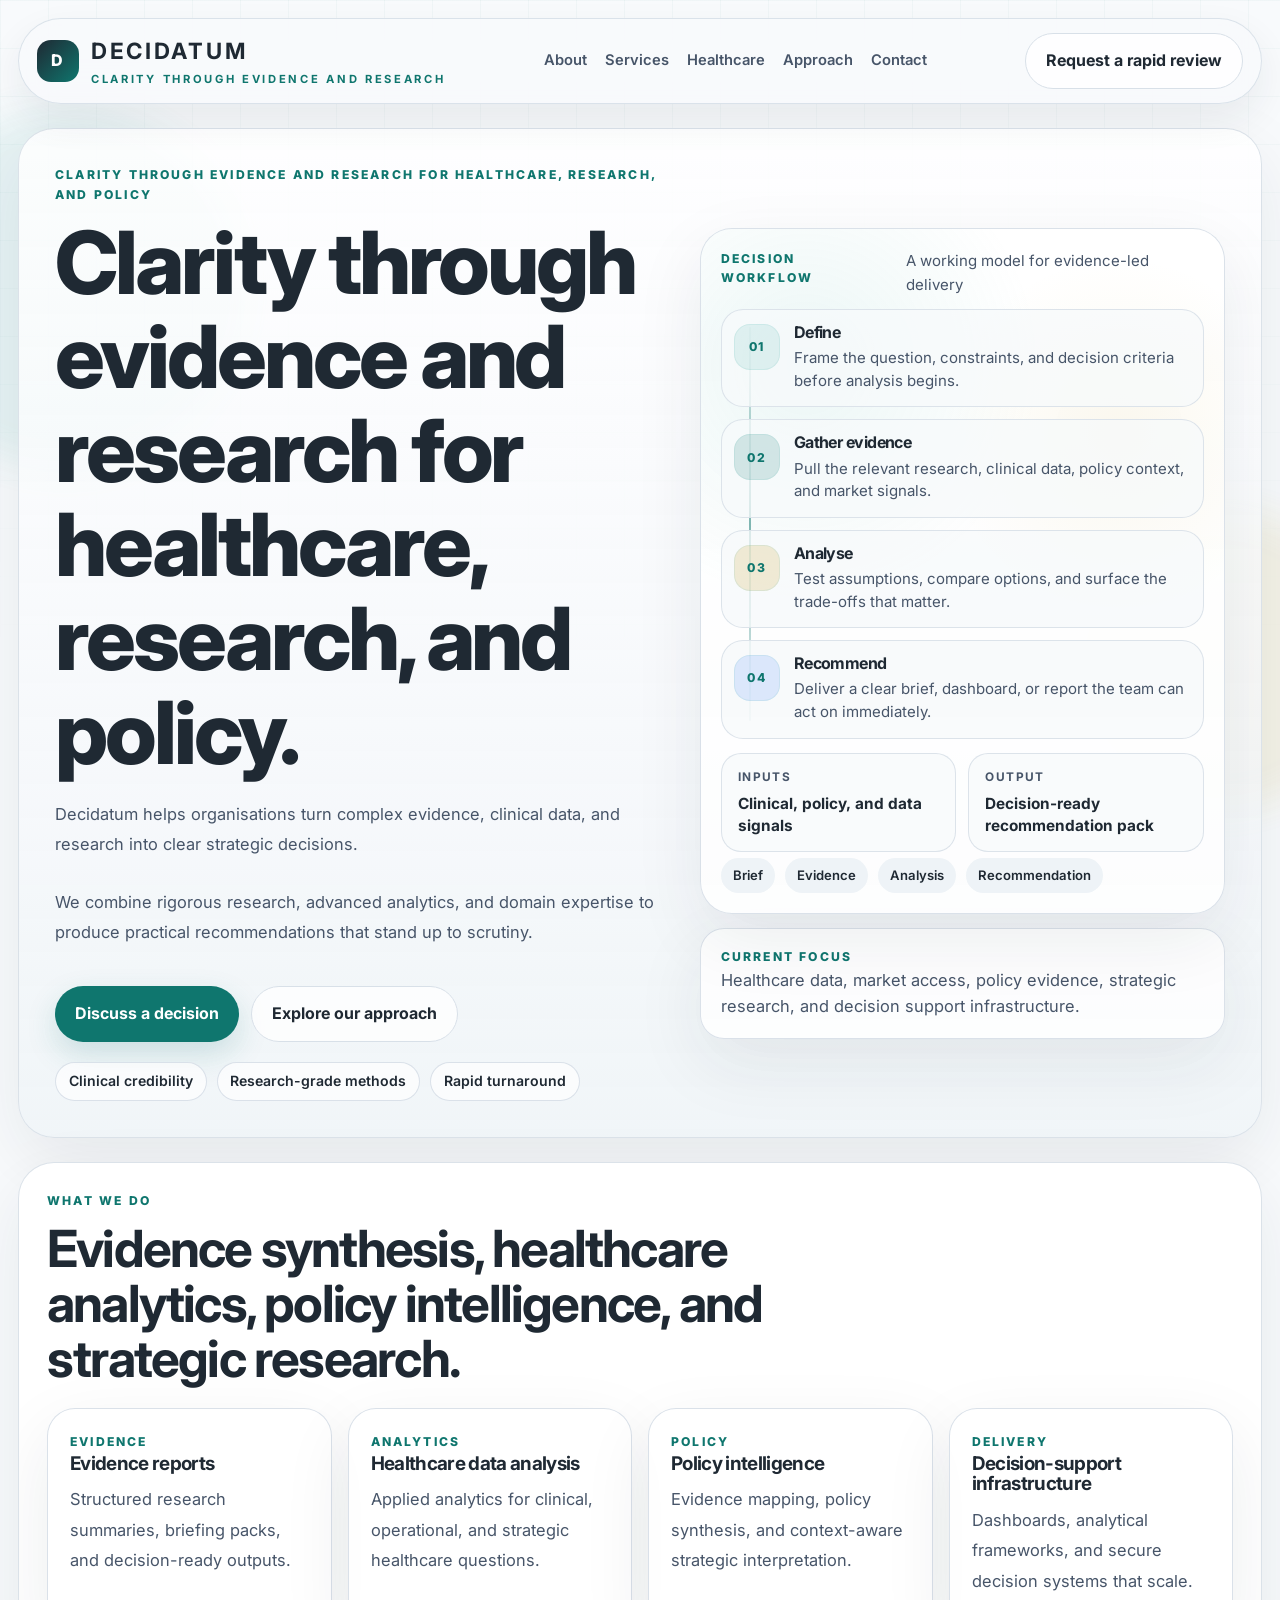
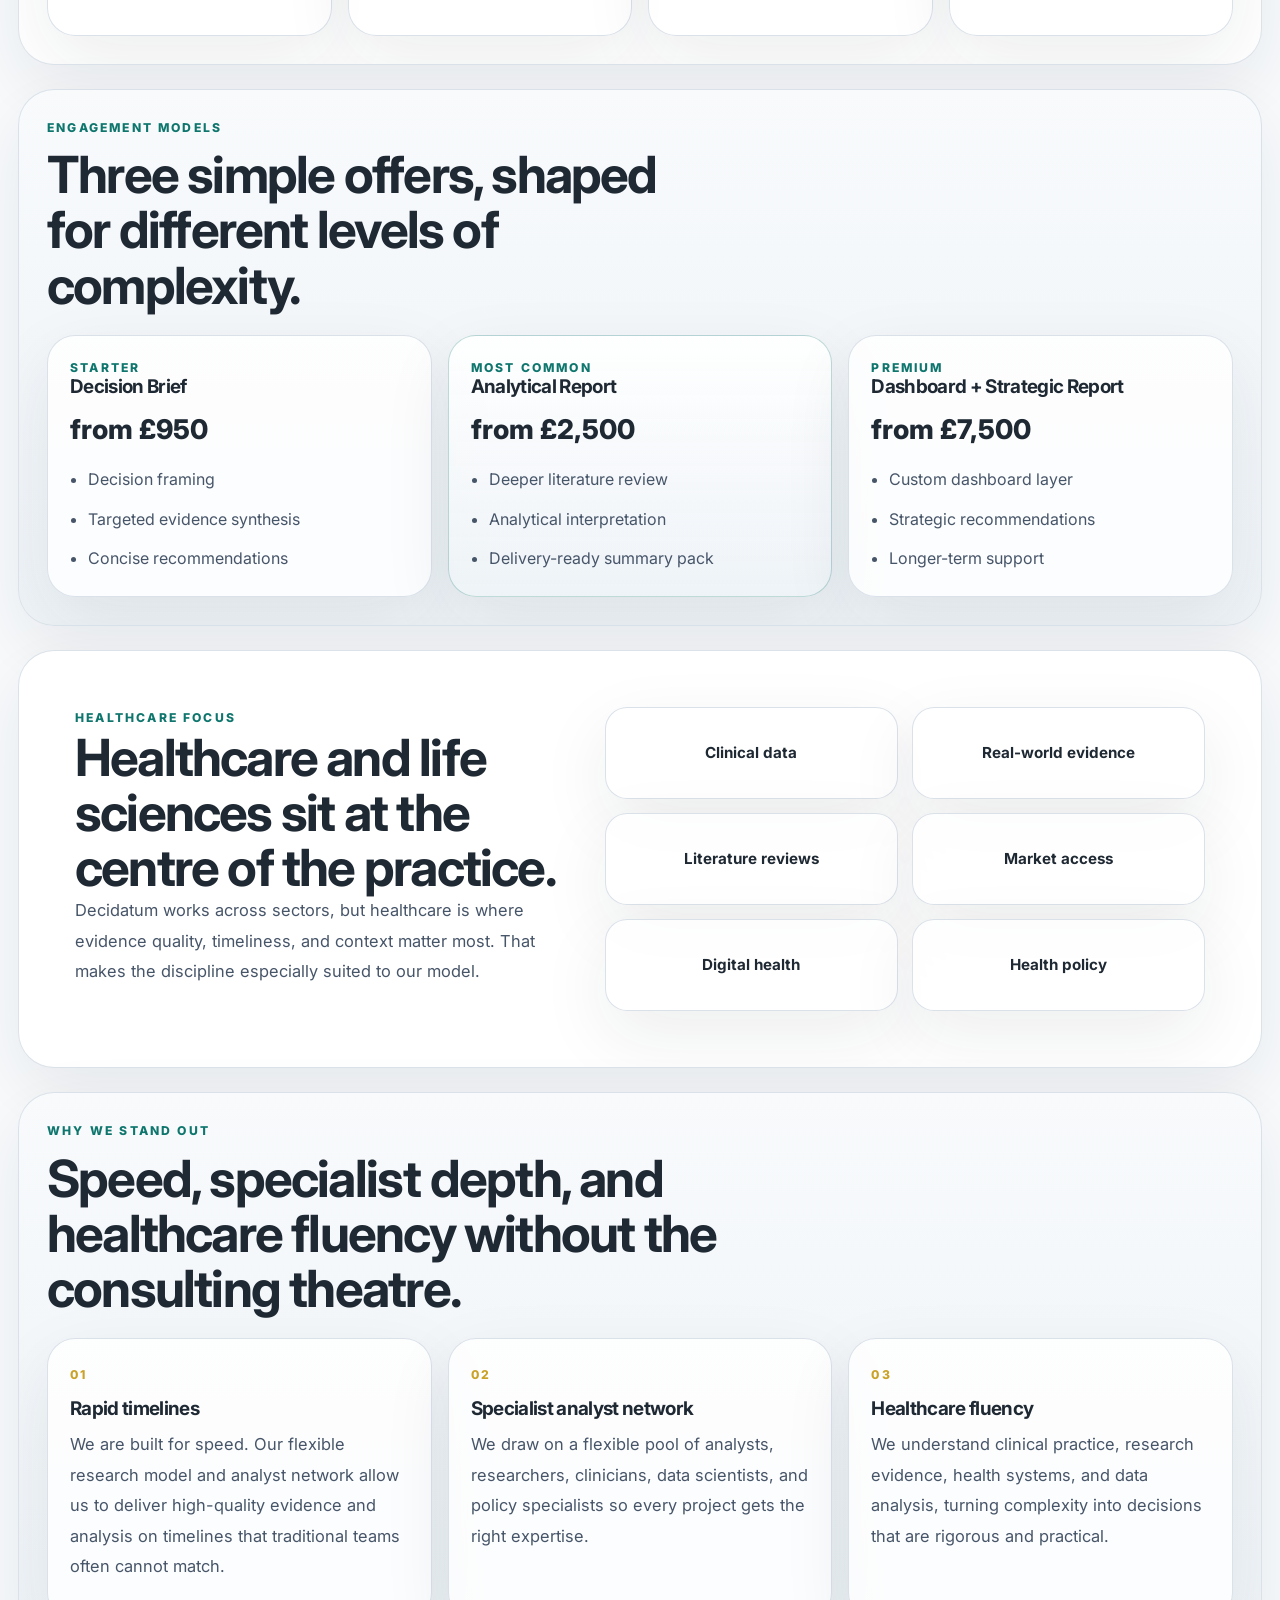
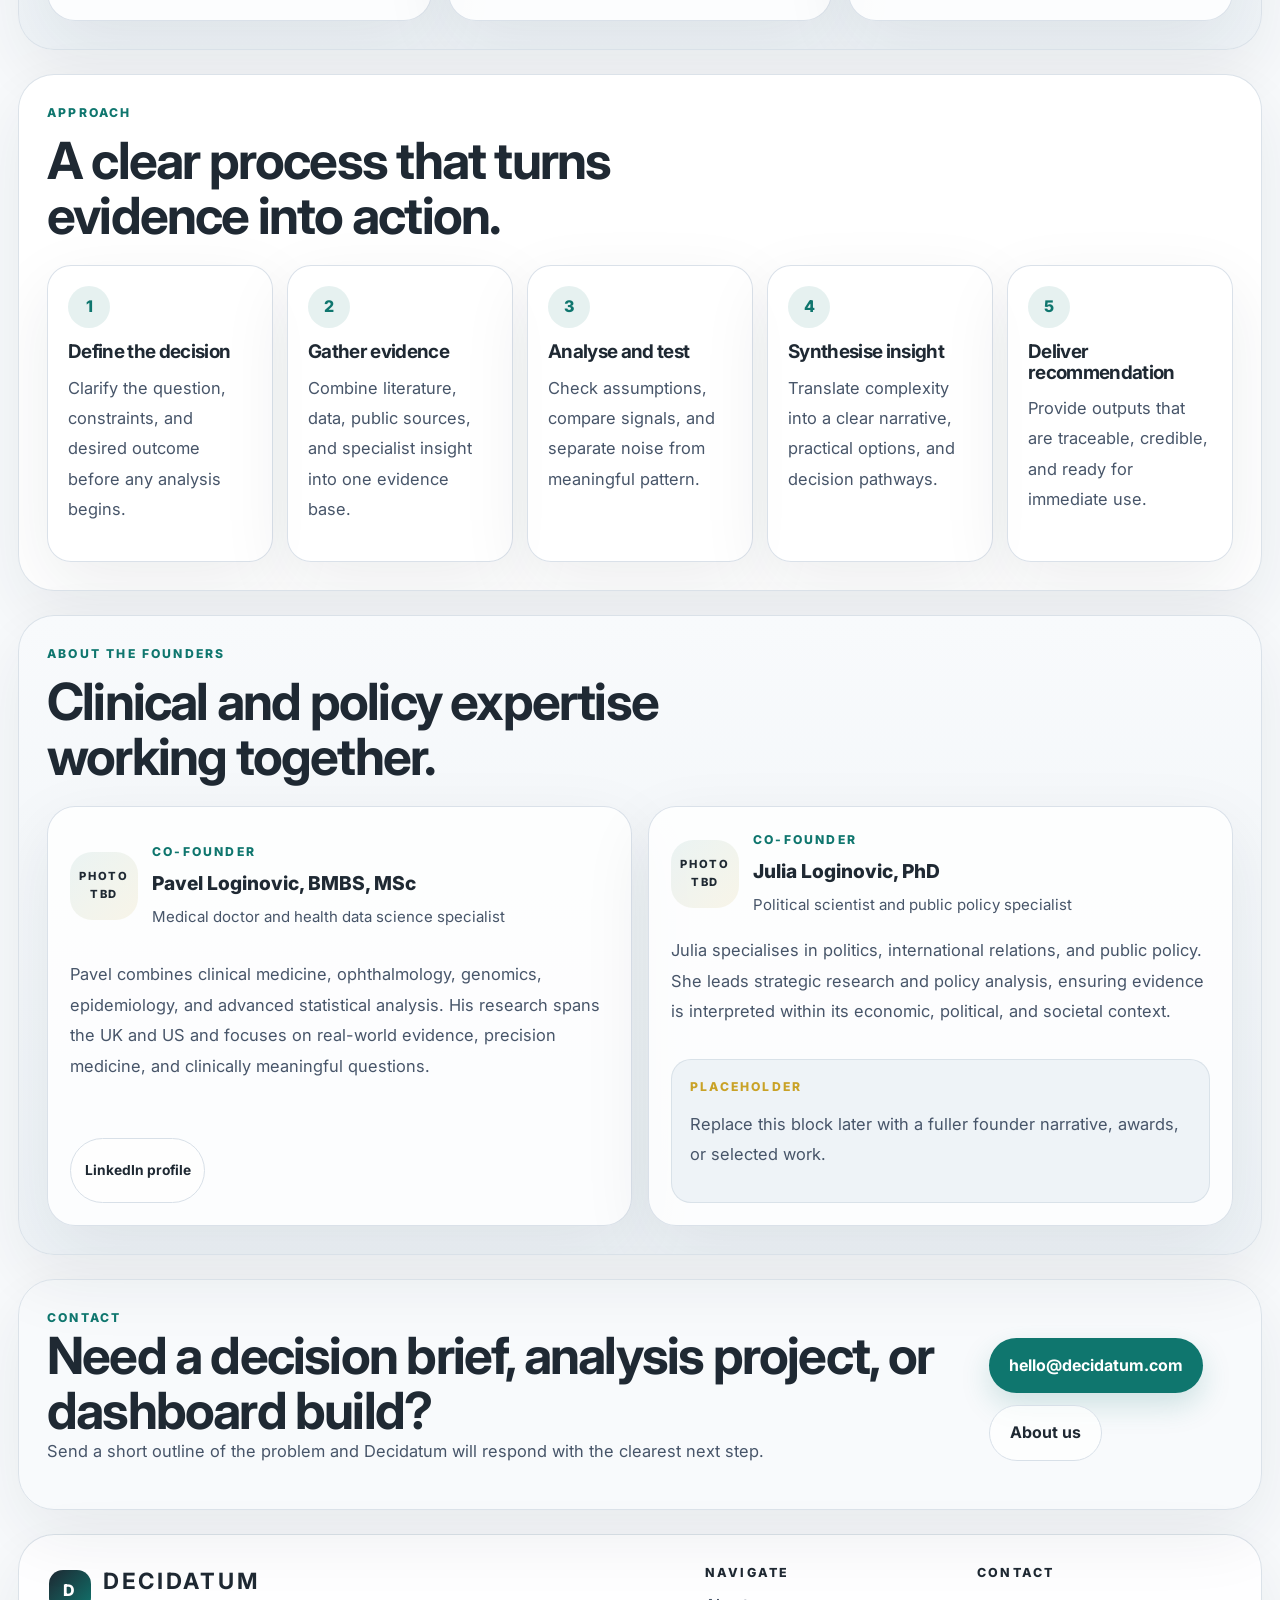
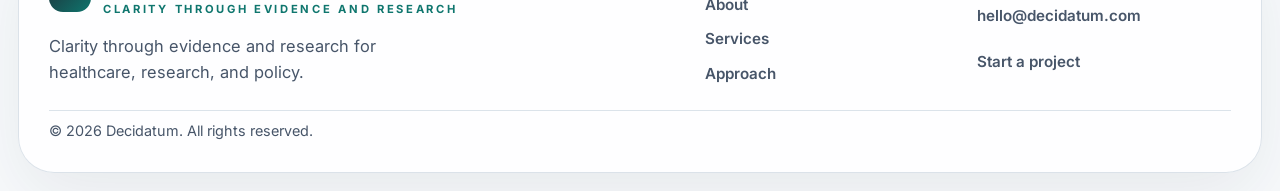
<file: index.html>
<!doctype html>
<html lang="en">
  <head>
    <meta charset="UTF-8" />
    <meta name="viewport" content="width=device-width, initial-scale=1.0" />
    <meta
      name="description"
      content="Decidatum delivers clarity through evidence and research for healthcare, research, and policy."
    />
    <meta name="theme-color" content="#F8FAFC" />
    <title>Decidatum | Clarity Through Evidence and Research</title>
    <link rel="preconnect" href="https://fonts.googleapis.com" />
    <link rel="preconnect" href="https://fonts.gstatic.com" crossorigin />
    <link
      href="https://fonts.googleapis.com/css2?family=Inter:wght@400;500;600;700;800&display=swap"
      rel="stylesheet"
    />
    <link rel="stylesheet" href="styles.css" />
    <script type="module" src="script.js"></script>
  </head>
  <body>
    <div class="site-shell">
      <div class="ambient ambient-a" aria-hidden="true"></div>
      <div class="ambient ambient-b" aria-hidden="true"></div>

      <header class="topbar">
        <a class="brand" href="#home" aria-label="Decidatum home">
          <span class="brand-mark">D</span>
          <span class="brand-copy">
            <span class="brand-wordmark">DECIDATUM</span>
            <span class="brand-tagline">CLARITY THROUGH EVIDENCE AND RESEARCH</span>
          </span>
        </a>

        <nav class="nav" aria-label="Primary">
          <a href="about.html">About</a>
          <a href="#services">Services</a>
          <a href="#healthcare">Healthcare</a>
          <a href="#approach">Approach</a>
          <a href="#contact">Contact</a>
        </nav>

        <a class="button button-secondary" href="#contact">Request a rapid review</a>
      </header>

      <main id="home">
        <section class="hero section panel reveal">
          <div class="hero-copy">
            <p class="eyebrow">Clarity through evidence and research for healthcare, research, and policy</p>
            <h1>Clarity through evidence and research for healthcare, research, and policy.</h1>
            <p class="lede">
              Decidatum helps organisations turn complex evidence, clinical data, and research into
              clear strategic decisions.
            </p>
            <p class="lede lede-secondary">
              We combine rigorous research, advanced analytics, and domain expertise to produce
              practical recommendations that stand up to scrutiny.
            </p>
            <div class="hero-actions">
              <a class="button button-primary" href="#contact">Discuss a decision</a>
              <a class="button button-secondary" href="#approach">Explore our approach</a>
            </div>
            <div class="hero-tags" aria-label="Key strengths">
              <span>Clinical credibility</span>
              <span>Research-grade methods</span>
              <span>Rapid turnaround</span>
            </div>
          </div>

          <aside class="hero-visual" aria-label="Decision workflow visual">
            <div class="diagram-card workflow-card">
              <div class="diagram-head">
                <p class="diagram-kicker">Decision workflow</p>
                <p class="diagram-note">A working model for evidence-led delivery</p>
              </div>

              <div class="workflow-timeline" role="list" aria-label="Project stages">
                <article class="workflow-step workflow-step-define" role="listitem">
                  <span class="workflow-index">01</span>
                  <div>
                    <h3>Define</h3>
                    <p>Frame the question, constraints, and decision criteria before analysis begins.</p>
                  </div>
                </article>

                <article class="workflow-step workflow-step-evidence" role="listitem">
                  <span class="workflow-index">02</span>
                  <div>
                    <h3>Gather evidence</h3>
                    <p>Pull the relevant research, clinical data, policy context, and market signals.</p>
                  </div>
                </article>

                <article class="workflow-step workflow-step-analysis" role="listitem">
                  <span class="workflow-index">03</span>
                  <div>
                    <h3>Analyse</h3>
                    <p>Test assumptions, compare options, and surface the trade-offs that matter.</p>
                  </div>
                </article>

                <article class="workflow-step workflow-step-output" role="listitem">
                  <span class="workflow-index">04</span>
                  <div>
                    <h3>Recommend</h3>
                    <p>Deliver a clear brief, dashboard, or report the team can act on immediately.</p>
                  </div>
                </article>
              </div>

              <div class="workflow-summary">
                <div>
                  <span>Inputs</span>
                  <strong>Clinical, policy, and data signals</strong>
                </div>
                <div>
                  <span>Output</span>
                  <strong>Decision-ready recommendation pack</strong>
                </div>
              </div>

              <div class="diagram-foot">
                <span>Brief</span>
                <span>Evidence</span>
                <span>Analysis</span>
                <span>Recommendation</span>
              </div>
            </div>

            <div class="signal-card">
              <p class="panel-label">Current focus</p>
              <p>
                Healthcare data, market access, policy evidence, strategic research, and decision
                support infrastructure.
              </p>
            </div>
          </aside>
        </section>

        <section id="services" class="section surface reveal">
          <div class="section-heading">
            <p class="section-title">What we do</p>
            <h2>Evidence synthesis, healthcare analytics, policy intelligence, and strategic research.</h2>
          </div>

          <div class="service-grid">
            <article class="card service-card">
              <p class="card-kicker">Evidence</p>
              <h3>Evidence reports</h3>
              <p>Structured research summaries, briefing packs, and decision-ready outputs.</p>
            </article>
            <article class="card service-card">
              <p class="card-kicker">Analytics</p>
              <h3>Healthcare data analysis</h3>
              <p>Applied analytics for clinical, operational, and strategic healthcare questions.</p>
            </article>
            <article class="card service-card">
              <p class="card-kicker">Policy</p>
              <h3>Policy intelligence</h3>
              <p>Evidence mapping, policy synthesis, and context-aware strategic interpretation.</p>
            </article>
            <article class="card service-card">
              <p class="card-kicker">Delivery</p>
              <h3>Decision-support infrastructure</h3>
              <p>Dashboards, analytical frameworks, and secure decision systems that scale.</p>
            </article>
          </div>
        </section>

        <section class="section muted reveal">
          <div class="section-heading compact">
            <p class="section-title">Engagement models</p>
            <h2>Three simple offers, shaped for different levels of complexity.</h2>
          </div>

          <div class="offer-grid">
            <article class="card offer-card">
              <p class="offer-kicker">Starter</p>
              <h3>Decision Brief</h3>
              <p class="offer-price">from £950</p>
              <ul>
                <li>Decision framing</li>
                <li>Targeted evidence synthesis</li>
                <li>Concise recommendations</li>
              </ul>
            </article>

            <article class="card offer-card featured">
              <p class="offer-kicker">Most common</p>
              <h3>Analytical Report</h3>
              <p class="offer-price">from £2,500</p>
              <ul>
                <li>Deeper literature review</li>
                <li>Analytical interpretation</li>
                <li>Delivery-ready summary pack</li>
              </ul>
            </article>

            <article class="card offer-card">
              <p class="offer-kicker">Premium</p>
              <h3>Dashboard + Strategic Report</h3>
              <p class="offer-price">from £7,500</p>
              <ul>
                <li>Custom dashboard layer</li>
                <li>Strategic recommendations</li>
                <li>Longer-term support</li>
              </ul>
            </article>
          </div>
        </section>

        <section id="healthcare" class="section surface reveal">
          <div class="split-layout">
            <div class="content-block">
              <p class="section-title">Healthcare focus</p>
              <h2>Healthcare and life sciences sit at the centre of the practice.</h2>
              <p>
                Decidatum works across sectors, but healthcare is where evidence quality, timeliness,
                and context matter most. That makes the discipline especially suited to our model.
              </p>
            </div>

            <div class="focus-grid">
              <article class="mini-card"><span>Clinical data</span></article>
              <article class="mini-card"><span>Real-world evidence</span></article>
              <article class="mini-card"><span>Literature reviews</span></article>
              <article class="mini-card"><span>Market access</span></article>
              <article class="mini-card"><span>Digital health</span></article>
              <article class="mini-card"><span>Health policy</span></article>
            </div>
          </div>
        </section>

        <section class="section muted reveal">
          <div class="section-heading">
            <p class="section-title">Why we stand out</p>
            <h2>Speed, specialist depth, and healthcare fluency without the consulting theatre.</h2>
          </div>

          <div class="differentiator-grid">
            <article class="differentiator-card card">
              <span class="differentiator-index">01</span>
              <h3>Rapid timelines</h3>
              <p>
                We are built for speed. Our flexible research model and analyst network allow us to
                deliver high-quality evidence and analysis on timelines that traditional teams often
                cannot match.
              </p>
            </article>

            <article class="differentiator-card card">
              <span class="differentiator-index">02</span>
              <h3>Specialist analyst network</h3>
              <p>
                We draw on a flexible pool of analysts, researchers, clinicians, data scientists, and
                policy specialists so every project gets the right expertise.
              </p>
            </article>

            <article class="differentiator-card card">
              <span class="differentiator-index">03</span>
              <h3>Healthcare fluency</h3>
              <p>
                We understand clinical practice, research evidence, health systems, and data analysis,
                turning complexity into decisions that are rigorous and practical.
              </p>
            </article>
          </div>
        </section>

        <section id="approach" class="section surface reveal">
          <div class="section-heading">
            <p class="section-title">Approach</p>
            <h2>A clear process that turns evidence into action.</h2>
          </div>

          <div class="steps-grid">
            <article class="step-card">
              <span>1</span>
              <div>
                <h3>Define the decision</h3>
                <p>Clarify the question, constraints, and desired outcome before any analysis begins.</p>
              </div>
            </article>
            <article class="step-card">
              <span>2</span>
              <div>
                <h3>Gather evidence</h3>
                <p>Combine literature, data, public sources, and specialist insight into one evidence base.</p>
              </div>
            </article>
            <article class="step-card">
              <span>3</span>
              <div>
                <h3>Analyse and test</h3>
                <p>Check assumptions, compare signals, and separate noise from meaningful pattern.</p>
              </div>
            </article>
            <article class="step-card">
              <span>4</span>
              <div>
                <h3>Synthesise insight</h3>
                <p>Translate complexity into a clear narrative, practical options, and decision pathways.</p>
              </div>
            </article>
            <article class="step-card">
              <span>5</span>
              <div>
                <h3>Deliver recommendation</h3>
                <p>Provide outputs that are traceable, credible, and ready for immediate use.</p>
              </div>
            </article>
          </div>
        </section>

        <section id="about" class="section muted reveal">
          <div class="section-heading compact">
            <p class="section-title">About the founders</p>
            <h2>Clinical and policy expertise working together.</h2>
          </div>

          <div class="founder-grid">
            <article class="founder-card card">
              <div class="founder-head">
                <div class="placeholder-avatar">PHOTO<br />TBD</div>
                <div class="founder-meta">
                  <p class="founder-role">Co-Founder</p>
                  <p class="founder-title">Pavel Loginovic, BMBS, MSc</p>
                  <p class="founder-subtitle">Medical doctor and health data science specialist</p>
                </div>
              </div>
              <p>
                Pavel combines clinical medicine, ophthalmology, genomics, epidemiology, and advanced
                statistical analysis. His research spans the UK and US and focuses on real-world
                evidence, precision medicine, and clinically meaningful questions.
              </p>
              <a class="link-chip" href="https://uk.linkedin.com/in/ploginovic?utm_source=chatgpt.com" target="_blank" rel="noreferrer">
                LinkedIn profile
              </a>
            </article>

            <article class="founder-card card">
              <div class="founder-head">
                <div class="placeholder-avatar">PHOTO<br />TBD</div>
                <div class="founder-meta">
                  <p class="founder-role">Co-Founder</p>
                  <p class="founder-title">Julia Loginovic, PhD</p>
                  <p class="founder-subtitle">Political scientist and public policy specialist</p>
                </div>
              </div>
              <p>
                Julia specialises in politics, international relations, and public policy. She leads
                strategic research and policy analysis, ensuring evidence is interpreted within its
                economic, political, and societal context.
              </p>
              <div class="note-card">
                <p class="note-label">Placeholder</p>
                <p>Replace this block later with a fuller founder narrative, awards, or selected work.</p>
              </div>
            </article>
          </div>
        </section>

        <section class="section cta reveal" id="contact">
          <div>
            <p class="section-title">Contact</p>
            <h2>Need a decision brief, analysis project, or dashboard build?</h2>
            <p>
              Send a short outline of the problem and Decidatum will respond with the clearest next
              step.
            </p>
          </div>
          <div class="cta-actions">
            <a class="button button-primary" href="mailto:hello@decidatum.com">hello@decidatum.com</a>
            <a class="button button-secondary" href="about.html">About us</a>
          </div>
        </section>
      </main>

      <footer class="footer">
        <div class="footer-brand">
          <div class="brand footer-brand-lockup" aria-hidden="true">
            <span class="brand-mark">D</span>
            <span class="brand-copy">
              <span class="brand-wordmark">DECIDATUM</span>
              <span class="brand-tagline">CLARITY THROUGH EVIDENCE AND RESEARCH</span>
            </span>
          </div>
          <p>Clarity through evidence and research for healthcare, research, and policy.</p>
        </div>

        <div class="footer-links">
          <div>
            <p class="footer-title">Navigate</p>
            <a href="about.html">About</a>
            <a href="#services">Services</a>
            <a href="#approach">Approach</a>
          </div>
          <div>
            <p class="footer-title">Contact</p>
            <a href="mailto:hello@decidatum.com">hello@decidatum.com</a>
            <a href="#contact">Start a project</a>
          </div>
        </div>

        <p class="footer-meta">© 2026 Decidatum. All rights reserved.</p>
      </footer>
    </div>
  </body>
</html>
</file>
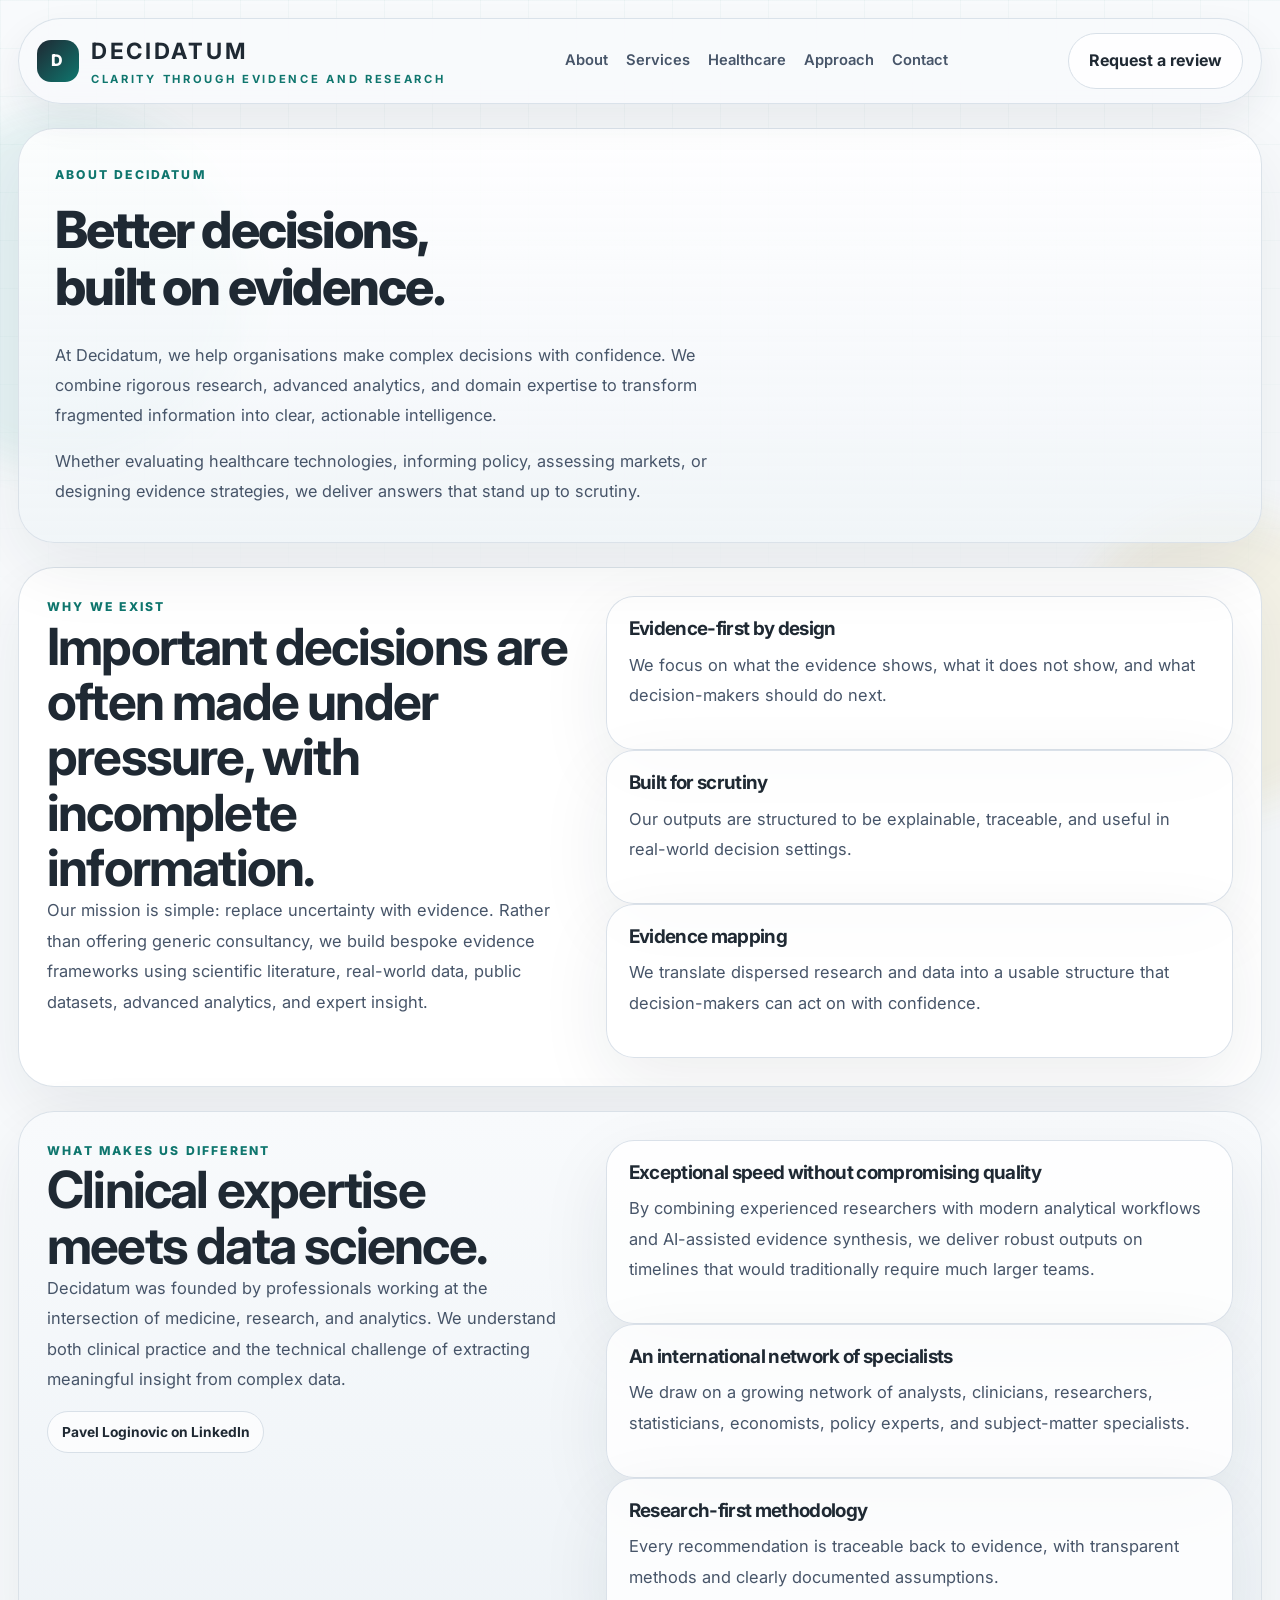
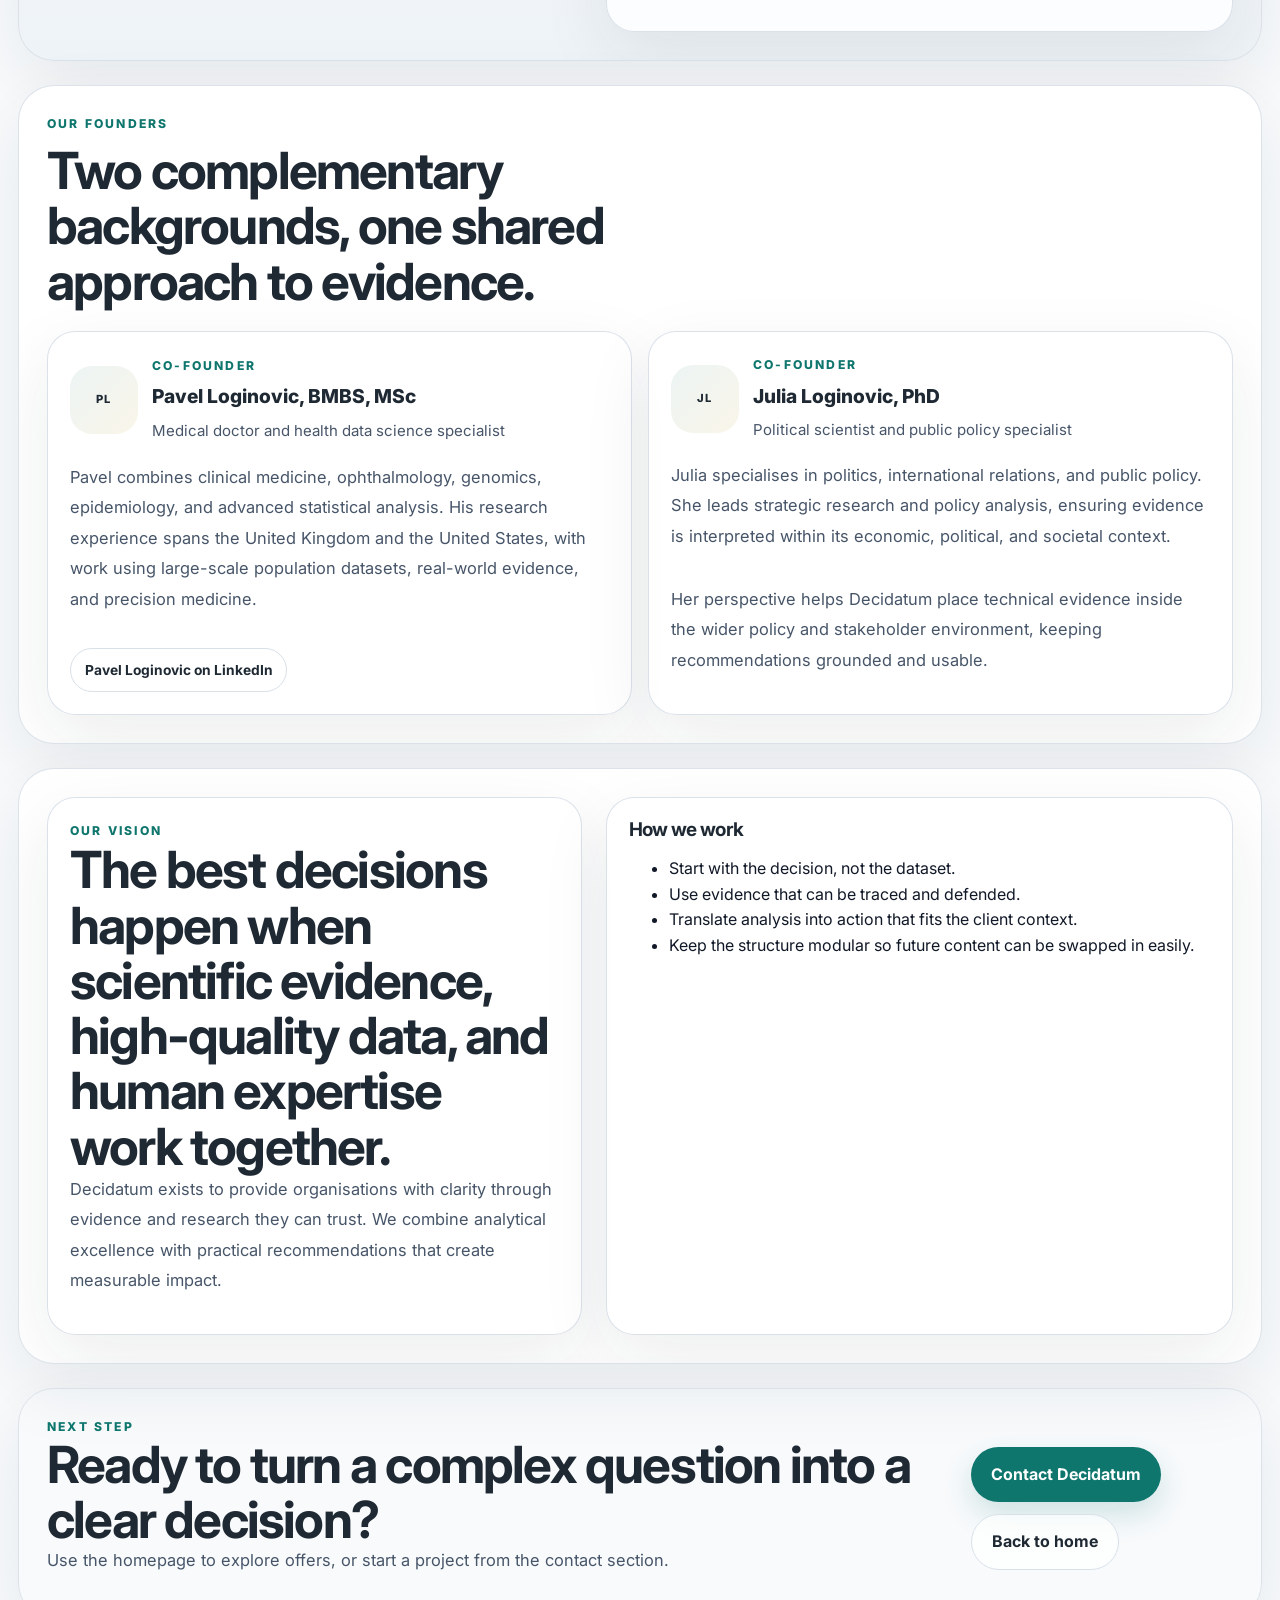
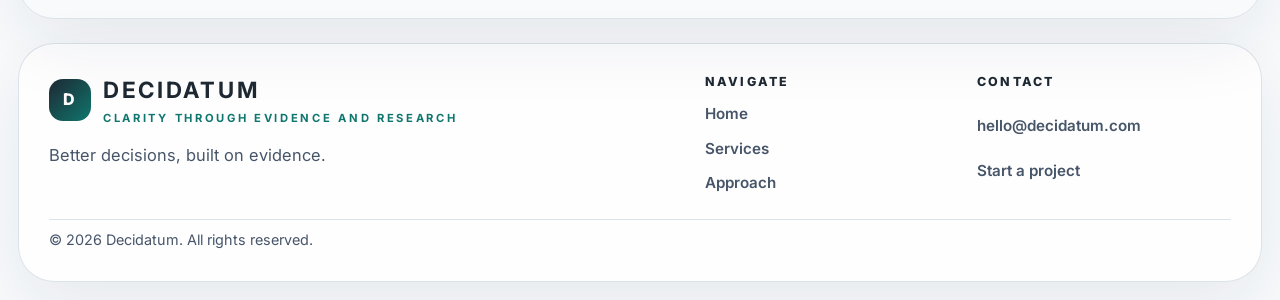
<file: about.html>
<!doctype html>
<html lang="en">
  <head>
    <meta charset="UTF-8" />
    <meta name="viewport" content="width=device-width, initial-scale=1.0" />
    <meta name="description" content="About Decidatum - better decisions, built on evidence." />
    <meta name="theme-color" content="#F8FAFC" />
    <title>About Decidatum | Clarity Through Evidence and Research</title>
    <link rel="preconnect" href="https://fonts.googleapis.com" />
    <link rel="preconnect" href="https://fonts.gstatic.com" crossorigin />
    <link
      href="https://fonts.googleapis.com/css2?family=Inter:wght@400;500;600;700;800&display=swap"
      rel="stylesheet"
    />
    <link rel="stylesheet" href="styles.css" />
    <script type="module" src="script.js"></script>
  </head>
  <body>
    <div class="site-shell">
      <div class="ambient ambient-a" aria-hidden="true"></div>
      <div class="ambient ambient-b" aria-hidden="true"></div>

      <header class="topbar">
        <a class="brand" href="index.html" aria-label="Decidatum home">
          <span class="brand-mark">D</span>
          <span class="brand-copy">
            <span class="brand-wordmark">DECIDATUM</span>
            <span class="brand-tagline">CLARITY THROUGH EVIDENCE AND RESEARCH</span>
          </span>
        </a>

        <nav class="nav" aria-label="Primary">
          <a href="about.html">About</a>
          <a href="index.html#services">Services</a>
          <a href="index.html#healthcare">Healthcare</a>
          <a href="index.html#approach">Approach</a>
          <a href="index.html#contact">Contact</a>
        </nav>

        <a class="button button-secondary" href="index.html#contact">Request a review</a>
      </header>

      <main>
        <section class="section page-hero hero-copy reveal panel">
          <p class="eyebrow">About Decidatum</p>
          <h1>Better decisions, built on evidence.</h1>
          <p class="page-lead">
            At Decidatum, we help organisations make complex decisions with confidence. We combine
            rigorous research, advanced analytics, and domain expertise to transform fragmented
            information into clear, actionable intelligence.
          </p>
          <p class="page-lead">
            Whether evaluating healthcare technologies, informing policy, assessing markets, or
            designing evidence strategies, we deliver answers that stand up to scrutiny.
          </p>
        </section>

        <section class="section grid-two reveal surface">
          <div class="content-block">
            <p class="section-title">Why we exist</p>
            <h2>Important decisions are often made under pressure, with incomplete information.</h2>
            <p>
              Our mission is simple: replace uncertainty with evidence. Rather than offering generic
              consultancy, we build bespoke evidence frameworks using scientific literature,
              real-world data, public datasets, advanced analytics, and expert insight.
            </p>
          </div>

          <div class="about-stack">
            <article class="card story-card">
              <h3>Evidence-first by design</h3>
              <p>
                We focus on what the evidence shows, what it does not show, and what decision-makers
                should do next.
              </p>
            </article>
            <article class="card story-card">
              <h3>Built for scrutiny</h3>
              <p>
                Our outputs are structured to be explainable, traceable, and useful in real-world
                decision settings.
              </p>
            </article>
            <article class="card story-card">
              <h3>Evidence mapping</h3>
              <p>
                We translate dispersed research and data into a usable structure that decision-makers
                can act on with confidence.
              </p>
            </article>
          </div>
        </section>

        <section class="section grid-two reveal muted">
          <div class="content-block">
            <p class="section-title">What makes us different</p>
            <h2>Clinical expertise meets data science.</h2>
            <p>
              Decidatum was founded by professionals working at the intersection of medicine,
              research, and analytics. We understand both clinical practice and the technical
              challenge of extracting meaningful insight from complex data.
            </p>
            <a
              class="link-chip"
              href="https://uk.linkedin.com/in/ploginovic?utm_source=chatgpt.com"
              target="_blank"
              rel="noreferrer"
            >
              Pavel Loginovic on LinkedIn
            </a>
          </div>

          <div class="about-stack">
            <article class="card story-card">
              <h3>Exceptional speed without compromising quality</h3>
              <p>
                By combining experienced researchers with modern analytical workflows and AI-assisted
                evidence synthesis, we deliver robust outputs on timelines that would traditionally
                require much larger teams.
              </p>
            </article>
            <article class="card story-card">
              <h3>An international network of specialists</h3>
              <p>
                We draw on a growing network of analysts, clinicians, researchers, statisticians,
                economists, policy experts, and subject-matter specialists.
              </p>
            </article>
            <article class="card story-card">
              <h3>Research-first methodology</h3>
              <p>
                Every recommendation is traceable back to evidence, with transparent methods and
                clearly documented assumptions.
              </p>
            </article>
          </div>
        </section>

        <section class="section reveal surface">
          <div class="section-heading compact">
            <p class="section-title">Our founders</p>
            <h2>Two complementary backgrounds, one shared approach to evidence.</h2>
          </div>

          <div class="founder-grid">
            <article class="founder-card card">
              <div class="founder-head">
                <div class="placeholder-avatar">PL</div>
                <div class="founder-meta">
                  <p class="founder-role">Co-Founder</p>
                  <p class="founder-title">Pavel Loginovic, BMBS, MSc</p>
                  <p class="founder-subtitle">Medical doctor and health data science specialist</p>
                </div>
              </div>
              <p>
                Pavel combines clinical medicine, ophthalmology, genomics, epidemiology, and advanced
                statistical analysis. His research experience spans the United Kingdom and the United
                States, with work using large-scale population datasets, real-world evidence, and
                precision medicine.
              </p>
              <a
                class="link-chip"
                href="https://uk.linkedin.com/in/ploginovic?utm_source=chatgpt.com"
                target="_blank"
                rel="noreferrer"
              >
                Pavel Loginovic on LinkedIn
              </a>
            </article>

            <article class="founder-card card">
              <div class="founder-head">
                <div class="placeholder-avatar">JL</div>
                <div class="founder-meta">
                  <p class="founder-role">Co-Founder</p>
                  <p class="founder-title">Julia Loginovic, PhD</p>
                  <p class="founder-subtitle">Political scientist and public policy specialist</p>
                </div>
              </div>
              <p>
                Julia specialises in politics, international relations, and public policy. She leads
                strategic research and policy analysis, ensuring evidence is interpreted within its
                economic, political, and societal context.
              </p>
              <p>
                Her perspective helps Decidatum place technical evidence inside the wider policy and
                stakeholder environment, keeping recommendations grounded and usable.
              </p>
            </article>
          </div>
        </section>

        <section class="section grid-two reveal surface">
          <div class="vision-card card">
            <p class="section-title">Our vision</p>
            <h2>The best decisions happen when scientific evidence, high-quality data, and human expertise work together.</h2>
            <p>
              Decidatum exists to provide organisations with clarity through evidence and research they can trust.
              We combine analytical excellence with practical recommendations that create measurable
              impact.
            </p>
          </div>

          <div class="card story-card">
            <h3>How we work</h3>
            <ul class="checklist">
              <li>Start with the decision, not the dataset.</li>
              <li>Use evidence that can be traced and defended.</li>
              <li>Translate analysis into action that fits the client context.</li>
              <li>Keep the structure modular so future content can be swapped in easily.</li>
            </ul>
          </div>
        </section>

        <section class="section cta reveal">
          <div>
            <p class="section-title">Next step</p>
            <h2>Ready to turn a complex question into a clear decision?</h2>
            <p>Use the homepage to explore offers, or start a project from the contact section.</p>
          </div>
          <div class="cta-actions">
            <a class="button button-primary" href="index.html#contact">Contact Decidatum</a>
            <a class="button button-secondary" href="index.html">Back to home</a>
          </div>
        </section>
      </main>

      <footer class="footer">
        <div class="footer-brand">
          <div class="brand footer-brand-lockup" aria-hidden="true">
            <span class="brand-mark">D</span>
            <span class="brand-copy">
              <span class="brand-wordmark">DECIDATUM</span>
              <span class="brand-tagline">CLARITY THROUGH EVIDENCE AND RESEARCH</span>
            </span>
          </div>
          <p>Better decisions, built on evidence.</p>
        </div>

        <div class="footer-links">
          <div>
            <p class="footer-title">Navigate</p>
            <a href="index.html">Home</a>
            <a href="index.html#services">Services</a>
            <a href="index.html#approach">Approach</a>
          </div>
          <div>
            <p class="footer-title">Contact</p>
            <a href="mailto:hello@decidatum.com">hello@decidatum.com</a>
            <a href="index.html#contact">Start a project</a>
          </div>
        </div>

        <p class="footer-meta">© 2026 Decidatum. All rights reserved.</p>
      </footer>
    </div>
  </body>
</html>
</file>
<file: styles.css>
:root {
  --color-ink: #111827;
  --color-charcoal: #1f2933;
  --color-slate: #475569;
  --color-background: #f8fafc;
  --color-surface: #ffffff;
  --color-surface-muted: #eef3f7;
  --color-teal-deep: #0f766e;
  --color-teal-soft: #5cb8b2;
  --color-blue-graphite: #243b53;
  --color-accent-gold: #c9a227;
  --color-border: #d8e0e8;
  --shadow-soft: 0 24px 70px rgba(31, 41, 51, 0.08);
  --shadow-strong: 0 32px 90px rgba(31, 41, 51, 0.12);
  --radius-xl: 36px;
  --radius-lg: 28px;
  --radius-md: 20px;
  --radius-sm: 14px;
}

* {
  box-sizing: border-box;
}

html {
  scroll-behavior: smooth;
}

body {
  margin: 0;
  font-family: "Inter", system-ui, sans-serif;
  color: var(--color-ink);
  line-height: 1.6;
  background: var(--color-background);
  overflow-x: hidden;
}

img,
svg {
  display: block;
  max-width: 100%;
}

body::before {
  content: "";
  position: fixed;
  inset: 0;
  pointer-events: none;
  background-image:
    linear-gradient(rgba(15, 118, 110, 0.035) 1px, transparent 1px),
    linear-gradient(90deg, rgba(15, 118, 110, 0.035) 1px, transparent 1px);
  background-size: 48px 48px;
  mask-image: linear-gradient(to bottom, black, transparent 75%);
}

.site-shell {
  position: relative;
  max-width: 1360px;
  margin: 0 auto;
  padding: 18px;
}

.ambient {
  position: fixed;
  pointer-events: none;
  z-index: -1;
  border-radius: 999px;
  filter: blur(18px);
  opacity: 0.8;
}

.ambient-a {
  inset: 12% auto auto -9%;
  width: 360px;
  height: 360px;
  background: rgba(92, 184, 178, 0.14);
}

.ambient-b {
  inset: auto -7% 10% auto;
  width: 300px;
  height: 300px;
  background: rgba(201, 162, 39, 0.12);
}

.topbar {
  position: sticky;
  top: 16px;
  z-index: 40;
  display: flex;
  align-items: center;
  justify-content: space-between;
  gap: 18px;
  padding: 14px 18px;
  margin-bottom: 22px;
  border: 1px solid rgba(216, 224, 232, 0.9);
  border-radius: 999px;
  background: rgba(248, 250, 252, 0.84);
  backdrop-filter: blur(18px);
  box-shadow: 0 16px 38px rgba(31, 41, 51, 0.07);
}

.brand {
  display: inline-flex;
  align-items: center;
  gap: 12px;
  min-width: 0;
  text-decoration: none;
  color: inherit;
}

.brand-mark {
  display: grid;
  place-items: center;
  width: 42px;
  height: 42px;
  border-radius: 14px;
  background: linear-gradient(135deg, var(--color-charcoal), var(--color-teal-deep));
  color: #fff;
  font-size: 1rem;
  font-weight: 800;
  letter-spacing: 0.08em;
}

.brand-copy {
  display: grid;
  gap: 2px;
  min-width: 0;
}

.brand-wordmark {
  font-size: clamp(1rem, 1vw + 0.9rem, 1.4rem);
  font-weight: 700;
  letter-spacing: 0.12em;
  color: var(--color-charcoal);
}

.brand-tagline {
  font-size: 0.7rem;
  font-weight: 700;
  letter-spacing: 0.24em;
  color: var(--color-teal-deep);
}

.nav {
  display: flex;
  flex-wrap: wrap;
  justify-content: center;
  gap: 18px;
  min-width: 0;
}

.nav a {
  text-decoration: none;
  color: var(--color-slate);
  font-size: 0.92rem;
  font-weight: 600;
  transition: color 180ms ease;
}

.nav a:hover,
.nav a:focus-visible {
  color: var(--color-charcoal);
}

.section {
  margin-top: 24px;
}

.panel,
.surface,
.muted,
.cta {
  border: 1px solid rgba(216, 224, 232, 0.92);
  box-shadow: var(--shadow-soft);
  border-radius: var(--radius-xl);
  overflow: hidden;
  padding: 28px;
}

.panel {
  background: linear-gradient(180deg, rgba(255, 255, 255, 0.84), rgba(238, 243, 247, 0.72));
}

.surface {
  background: var(--color-surface);
}

.muted {
  background: linear-gradient(180deg, #f8fafc 0%, #eef3f7 100%);
}

.hero {
  display: grid;
  grid-template-columns: minmax(0, 1.08fr) minmax(0, 0.92fr);
  gap: 28px;
  align-items: center;
  min-height: calc(100vh - 120px);
  padding: 36px;
  position: relative;
}

.hero-copy {
  position: relative;
  z-index: 1;
  display: grid;
  gap: 12px;
  max-width: 760px;
  min-width: 0;
}

.eyebrow,
.section-title,
.card-kicker,
.diagram-kicker,
.panel-label,
.offer-kicker,
.note-label,
.differentiator-index {
  margin: 0;
  text-transform: uppercase;
  letter-spacing: 0.18em;
  font-size: 0.76rem;
  font-weight: 800;
  color: var(--color-teal-deep);
}

h1,
h2,
h3,
p {
  margin-top: 0;
}

h1,
h2,
h3 {
  color: var(--color-charcoal);
  letter-spacing: -0.035em;
  line-height: 1.08;
  overflow-wrap: anywhere;
}

h1 {
  margin-bottom: 8px;
  font-size: clamp(3rem, 6.8vw, 6.5rem);
  font-weight: 800;
  max-width: 11ch;
}

h2 {
  margin-bottom: 0;
  font-size: clamp(2rem, 4vw, 4rem);
  font-weight: 700;
}

h3 {
  margin-bottom: 10px;
  font-size: 1.18rem;
  font-weight: 700;
}

p {
  font-size: 1.03rem;
  color: var(--color-slate);
  overflow-wrap: anywhere;
}

.lede {
  max-width: 66ch;
  line-height: 1.8;
}

.lede-secondary {
  max-width: 62ch;
}

.hero-actions,
.cta-actions {
  display: flex;
  flex-wrap: wrap;
  gap: 12px;
  margin-top: 10px;
}

.button {
  display: inline-flex;
  align-items: center;
  justify-content: center;
  min-height: 48px;
  padding: 0.9rem 1.25rem;
  border-radius: 999px;
  text-decoration: none;
  font-weight: 700;
  transition:
    transform 180ms ease,
    box-shadow 180ms ease,
    background 180ms ease,
    border-color 180ms ease;
}

.button:hover,
.button:focus-visible {
  transform: translateY(-2px);
}

.button-primary {
  background: var(--color-teal-deep);
  color: white;
  box-shadow: 0 12px 30px rgba(15, 118, 110, 0.18);
}

.button-primary:hover,
.button-primary:focus-visible {
  background: #0b5f59;
  box-shadow: 0 18px 42px rgba(15, 118, 110, 0.24);
}

.button-secondary {
  border: 1px solid var(--color-border);
  color: var(--color-charcoal);
  background: rgba(255, 255, 255, 0.72);
}

.button-secondary:hover,
.button-secondary:focus-visible {
  border-color: rgba(15, 118, 110, 0.28);
  background: rgba(255, 255, 255, 0.92);
}

.hero-tags {
  display: flex;
  flex-wrap: wrap;
  gap: 10px;
  margin-top: 8px;
}

.hero-tags span {
  display: inline-flex;
  align-items: center;
  min-height: 36px;
  padding: 0.45rem 0.8rem;
  border-radius: 999px;
  border: 1px solid rgba(216, 224, 232, 0.94);
  background: rgba(255, 255, 255, 0.64);
  color: var(--color-charcoal);
  font-size: 0.88rem;
  font-weight: 600;
}

.hero-visual {
  position: relative;
  display: grid;
  gap: 14px;
  align-content: start;
  min-width: 0;
}

@media (min-width: 1400px) {
  .hero h1 {
    font-size: clamp(2.8rem, 3.4vw, 4.65rem);
    max-width: 14ch;
  }

  .hero .eyebrow {
    font-size: 0.72rem;
    letter-spacing: 0.16em;
  }

  .hero .lede,
  .hero .lede-secondary {
    font-size: 1.02rem;
  }
}

.diagram-card,
.signal-card,
.card,
.mini-card,
.step-card {
  background: rgba(255, 255, 255, 0.8);
  border: 1px solid rgba(216, 224, 232, 0.95);
  box-shadow: var(--shadow-soft);
}

.diagram-card {
  position: relative;
  border-radius: 32px;
  padding: 20px;
  overflow: hidden;
}

.diagram-card::before {
  content: "";
  position: absolute;
  inset: 0;
  background:
    radial-gradient(circle at 20% 20%, rgba(92, 184, 178, 0.12), transparent 34%),
    radial-gradient(circle at 80% 30%, rgba(201, 162, 39, 0.08), transparent 28%);
  pointer-events: none;
}

.diagram-head {
  position: relative;
  z-index: 1;
  display: flex;
  justify-content: space-between;
  gap: 16px;
  margin-bottom: 12px;
}

.diagram-note {
  margin: 0;
  color: var(--color-slate);
  font-size: 0.94rem;
}

.workflow-timeline {
  position: relative;
  z-index: 1;
  display: grid;
  gap: 12px;
  margin-top: 8px;
}

.workflow-timeline::before {
  content: "";
  position: absolute;
  top: 18px;
  bottom: 18px;
  left: 28px;
  width: 2px;
  border-radius: 999px;
  background: linear-gradient(
    to bottom,
    rgba(15, 118, 110, 0.1),
    rgba(15, 118, 110, 0.52),
    rgba(15, 118, 110, 0.1)
  );
}

.workflow-step {
  position: relative;
  z-index: 1;
  display: grid;
  grid-template-columns: auto 1fr;
  gap: 14px;
  align-items: start;
  padding: 14px 16px 14px 12px;
  border-radius: 22px;
  background: rgba(248, 250, 252, 0.76);
  border: 1px solid rgba(216, 224, 232, 0.88);
  transition:
    transform 180ms ease,
    border-color 180ms ease,
    box-shadow 180ms ease;
}

.workflow-step:hover {
  transform: translateX(4px);
  border-color: rgba(92, 184, 178, 0.42);
  box-shadow: 0 20px 32px rgba(15, 23, 42, 0.08);
}

.workflow-step h3 {
  margin: 0 0 6px;
  font-size: 1rem;
}

.workflow-step p {
  margin: 0;
  color: var(--color-slate);
  font-size: 0.94rem;
  line-height: 1.5;
}

.workflow-index {
  display: grid;
  place-items: center;
  width: 46px;
  height: 46px;
  border-radius: 16px;
  background: var(--workflow-accent, rgba(92, 184, 178, 0.14));
  color: var(--color-teal-deep);
  font-size: 0.76rem;
  font-weight: 800;
  letter-spacing: 0.12em;
  box-shadow: inset 0 0 0 1px rgba(92, 184, 178, 0.14);
}

.workflow-step-define {
  --workflow-accent: rgba(92, 184, 178, 0.16);
}

.workflow-step-evidence {
  --workflow-accent: rgba(15, 118, 110, 0.16);
}

.workflow-step-analysis {
  --workflow-accent: rgba(201, 162, 39, 0.18);
}

.workflow-step-output {
  --workflow-accent: rgba(66, 128, 246, 0.16);
}

.workflow-summary {
  position: relative;
  z-index: 1;
  display: grid;
  grid-template-columns: repeat(2, minmax(0, 1fr));
  gap: 12px;
  margin-top: 14px;
}

.workflow-summary div {
  padding: 14px 16px;
  border-radius: 20px;
  background: rgba(248, 250, 252, 0.76);
  border: 1px solid rgba(216, 224, 232, 0.88);
}

.workflow-summary span {
  display: block;
  margin-bottom: 6px;
  color: var(--color-slate);
  font-size: 0.74rem;
  font-weight: 700;
  text-transform: uppercase;
  letter-spacing: 0.12em;
}

.workflow-summary strong {
  display: block;
  color: var(--color-charcoal);
  font-size: 0.96rem;
  line-height: 1.45;
}

.diagram-svg {
  position: relative;
  z-index: 1;
  width: 100%;
  height: auto;
  overflow: visible;
}

.diagram-svg path {
  fill: none;
  stroke: url(#lineGradient);
  stroke-width: 1.4;
  stroke-linecap: round;
}

.node {
  fill: var(--color-teal-deep);
  opacity: 0.88;
}

.node-highlight {
  animation: pulseNode 4s ease-in-out infinite;
}

.node-gold {
  fill: var(--color-accent-gold);
}

.diagram-foot {
  position: relative;
  z-index: 1;
  display: flex;
  flex-wrap: wrap;
  gap: 10px;
  margin-top: 6px;
}

.diagram-foot span {
  padding: 0.45rem 0.75rem;
  border-radius: 999px;
  background: var(--color-surface-muted);
  color: var(--color-charcoal);
  font-size: 0.82rem;
  font-weight: 600;
}

.signal-card {
  border-radius: 24px;
  padding: 18px 20px;
}

.signal-card p:last-child {
  margin-bottom: 0;
}

.section-heading {
  display: grid;
  gap: 10px;
  max-width: 74ch;
  margin-bottom: 22px;
  min-width: 0;
}

.page-hero {
  display: grid;
  gap: 16px;
  padding: 36px;
}

.page-hero.hero-copy {
  max-width: none;
  width: 100%;
}

.page-hero h1 {
  font-size: clamp(2.35rem, 4vw, 4.2rem);
  line-height: 1.12;
  max-width: 14ch;
}

.page-lead {
  max-width: 72ch;
  margin: 0;
  line-height: 1.85;
  color: var(--color-slate);
}

.page-hero .page-lead {
  font-size: 1.02rem;
  max-width: 68ch;
}

.grid-two {
  display: grid;
  grid-template-columns: minmax(0, 0.92fr) minmax(0, 1.08fr);
  gap: 24px;
  padding: 28px;
  border-radius: var(--radius-xl);
}

.grid-two > * {
  min-width: 0;
}

.compact {
  max-width: 68ch;
}

.service-grid {
  display: grid;
  grid-template-columns: repeat(4, minmax(0, 1fr));
  gap: 16px;
}

.card {
  border-radius: var(--radius-lg);
  padding: 22px;
  transition:
    transform 180ms ease,
    border-color 180ms ease,
    box-shadow 180ms ease;
}

.card:hover,
.card:focus-within {
  transform: translateY(-3px);
  border-color: rgba(15, 118, 110, 0.26);
  box-shadow: var(--shadow-strong);
}

.service-card p,
.offer-card li,
.differentiator-card p,
.step-card p,
.founder-card p,
.story-card p,
.vision-card p,
.content-block p,
.note-card p {
  line-height: 1.85;
}

.service-card h3,
.offer-card h3,
.differentiator-card h3,
.step-card h3,
.founder-card h3,
.story-card h3,
.vision-card h3 {
  margin-bottom: 10px;
}

.offer-grid {
  display: grid;
  grid-template-columns: repeat(3, minmax(0, 1fr));
  gap: 16px;
}

.offer-card {
  position: relative;
  overflow: hidden;
}

.offer-card.featured {
  border-color: rgba(15, 118, 110, 0.26);
  background: linear-gradient(180deg, rgba(255, 255, 255, 0.92), rgba(238, 243, 247, 0.88));
}

.offer-price {
  margin-bottom: 14px;
  font-size: 1.7rem;
  font-weight: 800;
  color: var(--color-charcoal);
}

.offer-card ul {
  margin: 0;
  padding-left: 18px;
  color: var(--color-slate);
}

.offer-card li + li {
  margin-top: 10px;
}

.split-layout {
  display: grid;
  grid-template-columns: minmax(0, 0.92fr) minmax(0, 1.08fr);
  gap: 18px;
  align-items: start;
  padding: 28px;
}

.content-block {
  padding-right: 10px;
  min-width: 0;
}

.focus-grid {
  display: grid;
  grid-template-columns: repeat(2, minmax(0, 1fr));
  gap: 14px;
}

.mini-card {
  display: grid;
  place-items: center;
  min-height: 92px;
  border-radius: 22px;
  padding: 18px;
}

.mini-card span {
  color: var(--color-charcoal);
  font-size: 0.95rem;
  font-weight: 700;
  text-align: center;
}

.differentiator-grid {
  display: grid;
  grid-template-columns: repeat(3, minmax(0, 1fr));
  gap: 16px;
}

.differentiator-card {
  min-height: 100%;
}

.differentiator-index {
  display: inline-flex;
  margin-bottom: 14px;
  color: var(--color-accent-gold);
}

.steps-grid {
  display: grid;
  grid-template-columns: repeat(5, minmax(0, 1fr));
  gap: 14px;
}

.step-card {
  display: grid;
  gap: 14px;
  align-content: start;
  border-radius: 24px;
  padding: 20px;
}

.step-card span {
  display: grid;
  place-items: center;
  width: 42px;
  height: 42px;
  border-radius: 50%;
  background: rgba(15, 118, 110, 0.1);
  color: var(--color-teal-deep);
  font-weight: 800;
}

.founder-grid {
  display: grid;
  grid-template-columns: repeat(2, minmax(0, 1fr));
  gap: 16px;
}

.founder-card {
  display: grid;
  gap: 16px;
  min-width: 0;
}

.service-card,
.offer-card,
.differentiator-card,
.step-card,
.story-card,
.vision-card,
.mini-card,
.signal-card {
  min-width: 0;
}

.founder-head {
  display: flex;
  align-items: center;
  gap: 14px;
}

.placeholder-avatar {
  display: grid;
  place-items: center;
  width: 68px;
  height: 68px;
  border-radius: 22px;
  background: linear-gradient(135deg, rgba(15, 118, 110, 0.08), rgba(201, 162, 39, 0.1));
  color: var(--color-charcoal);
  font-size: 0.7rem;
  font-weight: 800;
  letter-spacing: 0.16em;
  text-align: center;
}

.founder-meta {
  display: grid;
  gap: 2px;
}

.founder-meta p {
  margin: 0;
}

.founder-role {
  color: var(--color-teal-deep);
  font-size: 0.76rem;
  font-weight: 800;
  letter-spacing: 0.18em;
  text-transform: uppercase;
}

.founder-title {
  color: var(--color-charcoal);
  font-size: 1.2rem;
  font-weight: 800;
}

.founder-subtitle {
  color: var(--color-slate);
  font-size: 0.94rem;
}

.link-chip {
  display: inline-flex;
  align-items: center;
  width: fit-content;
  padding: 0.55rem 0.85rem;
  border: 1px solid var(--color-border);
  border-radius: 999px;
  background: rgba(255, 255, 255, 0.72);
  color: var(--color-charcoal);
  text-decoration: none;
  font-size: 0.86rem;
  font-weight: 700;
}

.note-card {
  display: grid;
  gap: 10px;
  padding: 16px 18px;
  border-radius: 20px;
  background: var(--color-surface-muted);
  border: 1px solid rgba(216, 224, 232, 0.9);
}

.note-label {
  color: var(--color-accent-gold);
}

.cta {
  display: flex;
  align-items: center;
  justify-content: space-between;
  gap: 22px;
}

.footer {
  display: grid;
  grid-template-columns: 1.2fr 1fr;
  gap: 24px;
  padding: 28px 30px 30px;
  margin-top: 24px;
  border: 1px solid rgba(216, 224, 232, 0.92);
  border-radius: var(--radius-xl);
  background: rgba(255, 255, 255, 0.76);
  box-shadow: var(--shadow-soft);
  color: var(--color-slate);
  font-size: 0.95rem;
}

.footer-brand {
  display: grid;
  gap: 14px;
  align-content: start;
}

.footer-brand p {
  margin: 0;
  max-width: 38ch;
}

.footer-brand-lockup {
  pointer-events: none;
}

.footer-links {
  display: grid;
  grid-template-columns: repeat(2, minmax(0, 1fr));
  gap: 18px;
}

.footer-links > div {
  display: grid;
  gap: 10px;
}

.footer-title {
  margin: 0;
  color: var(--color-charcoal);
  font-size: 0.78rem;
  font-weight: 800;
  text-transform: uppercase;
  letter-spacing: 0.18em;
}

.footer-links a {
  color: var(--color-slate);
  text-decoration: none;
  font-weight: 600;
  width: fit-content;
}

.footer-links a:hover,
.footer-links a:focus-visible {
  color: var(--color-teal-deep);
}

.footer-meta {
  grid-column: 1 / -1;
  margin: 0;
  padding-top: 8px;
  border-top: 1px solid rgba(216, 224, 232, 0.9);
  color: var(--color-slate);
  font-size: 0.9rem;
}

.reveal {
  opacity: 0;
  transform: translateY(20px);
  transition:
    opacity 0.7s ease,
    transform 0.7s ease;
}

.reveal.is-visible {
  opacity: 1;
  transform: translateY(0);
}

@keyframes pulseNode {
  0%,
  100% {
    transform: scale(1);
    filter: drop-shadow(0 0 0 rgba(15, 118, 110, 0.08));
  }
  50% {
    transform: scale(1.06);
    filter: drop-shadow(0 0 10px rgba(15, 118, 110, 0.12));
  }
}

@media (max-width: 1180px) {
  .hero,
  .split-layout,
  .grid-two {
    grid-template-columns: 1fr;
  }

  .service-grid,
  .offer-grid,
  .differentiator-grid,
  .steps-grid,
  .founder-grid {
    grid-template-columns: 1fr;
  }

  .steps-grid {
    gap: 16px;
  }
}

@media (max-width: 820px) {
  .site-shell {
    padding: 12px;
  }

  .ambient {
    display: none;
  }

  .topbar {
    position: static;
    flex-wrap: wrap;
    border-radius: 28px;
    padding: 14px;
  }

  .nav {
    justify-content: flex-start;
    gap: 12px 16px;
  }

  .hero,
  .split-layout,
  .grid-two,
  .cta,
  .page-hero {
    padding: 20px;
  }

  .hero {
    min-height: auto;
  }

  h1 {
    max-width: 12ch;
  }

  .hero-actions,
  .cta-actions {
    width: 100%;
  }

  .hero-actions .button,
  .cta-actions .button {
    width: 100%;
  }

  .focus-grid {
    grid-template-columns: 1fr;
  }

  .diagram-head {
    flex-direction: column;
  }

  .workflow-timeline::before {
    left: 23px;
  }

  .workflow-summary {
    grid-template-columns: 1fr;
  }

  .footer {
    grid-template-columns: 1fr;
    padding: 22px;
  }

  .footer-links {
    grid-template-columns: 1fr;
  }

  .card,
  .diagram-card,
  .signal-card,
  .cta,
  .surface,
  .muted,
  .panel {
    border-radius: 24px;
  }
}

@media (max-width: 560px) {
  .hero,
  .split-layout,
  .grid-two,
  .cta,
  .page-hero {
    padding: 16px;
  }

  .section {
    margin-top: 18px;
  }

  h1 {
    font-size: clamp(2.6rem, 14vw, 3.4rem);
  }

  h2 {
    font-size: clamp(1.7rem, 8vw, 2.4rem);
  }

  p {
    font-size: 1rem;
  }

  .hero-tags span,
  .diagram-foot span {
    width: 100%;
    justify-content: center;
  }

  .workflow-step {
    padding: 12px;
  }

  .workflow-step:hover {
    transform: none;
  }

  .workflow-index {
    width: 42px;
    height: 42px;
  }

  .card,
  .diagram-card,
  .signal-card,
  .step-card,
  .mini-card {
    padding: 18px;
  }

  .placeholder-avatar {
    width: 60px;
    height: 60px;
  }

  .topbar {
    gap: 14px;
  }
}

@media (prefers-reduced-motion: reduce) {
  html {
    scroll-behavior: auto;
  }

  *,
  *::before,
  *::after {
    animation-duration: 0.01ms !important;
    animation-iteration-count: 1 !important;
    transition-duration: 0.01ms !important;
    scroll-behavior: auto !important;
  }
}
</file>
